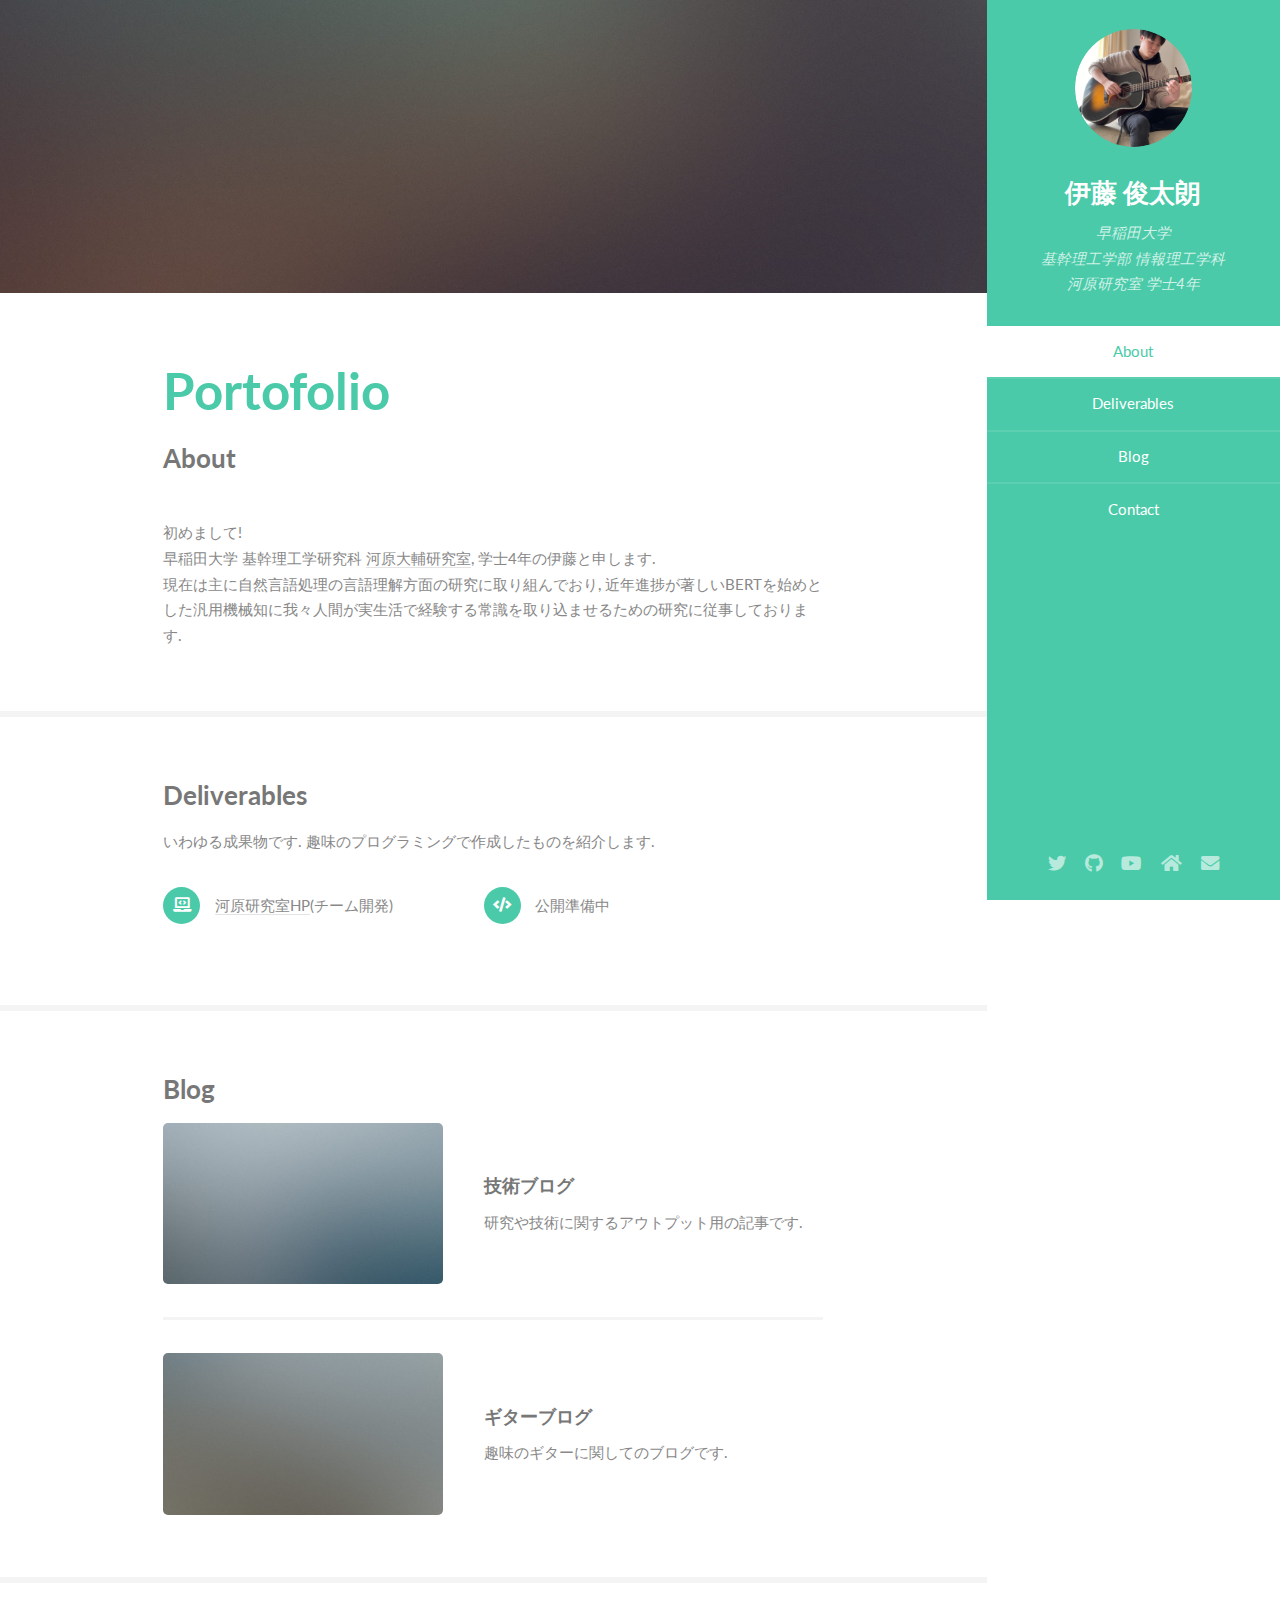
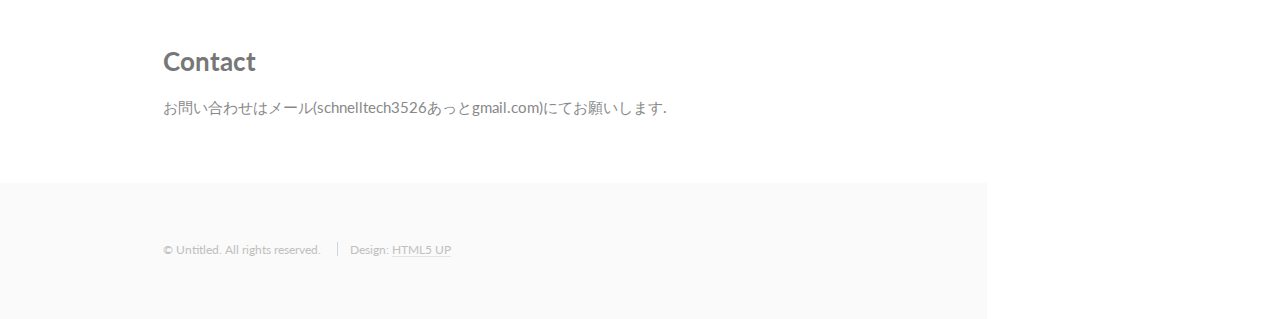
<file: index.html>
<!DOCTYPE HTML>
<!--
	Read Only by HTML5 UP
	html5up.net | @ajlkn
	Free for personal and commercial use under the CCA 3.0 license (html5up.net/license)
-->
<html lang="ja">

<head>
	<title>Shuntaro Ito</title>
	<meta charset="utf-8" />
	<meta name="viewport" content="width=device-width, initial-scale=1, user-scalable=no" />
	<link rel="stylesheet" href="assets/css/main.css" />
</head>

<body class="is-preload">

	<!-- Header -->
	<section id="header">
		<header>
			<span class="image avatar"><img src="./images/profile_pic.jpg" alt="" /></span>
			<h1 id="logo"><a href="#">伊藤 俊太朗</a></h1>
			<p>早稲田大学<br>基幹理工学部 情報理工学科<br>河原研究室 学士4年</p>
		</header>
		<nav id="nav">
			<ul>
				<li><a href="#about" class="active">About</a></li>
				<li><a href="#deliverables">Deliverables</a></li>
				<li><a href="#blog">Blog</a></li>
				<li><a href="#contact">Contact</a></li>
			</ul>
		</nav>
		<footer>
			<ul class="icons">
				<li><a href="https://twitter.com/schnell3526" class="icon brands fa-twitter"><span class="label">Twitter</span></a></li>
				<li><a href="https://github.com/schnell3526" class="icon brands fa-github"><span class="label">Github</span></a></li>
				<li><a href="https://www.youtube.com/channel/UCBIo0DJO2jk47wYJvqr4MyQ" class="icon brands fa-youtube"><span class="label">Youtube</span></a></li>
				<li><a href="https://schnell3526.github.io/my-webpage/" class="icon solid fa-home"><span class="label">Email</span></a></li>
				<li><a href="#contact" class="icon solid fa-envelope"><span class="label">Email</span></a></li>
			</ul>
		</footer>
	</section>

	<!-- Wrapper -->
	<div id="wrapper">

		<!-- Main -->
		<div id="main">

			<!-- About -->
			<section id="about">
				<div class="image main" data-position="center">
					<img src="images/banner.jpg" alt="" />
				</div>
				<div class="container">
					<header class="major">
						<h2>Portofolio</h2>
						<p>About</p>
					</header>
					<p>
						初めまして!<br>
						早稲田大学 基幹理工学研究科 <a href="http://nlp-waseda.jp/">河原大輔研究室</a>, 学士4年の伊藤と申します.<br>
						現在は主に自然言語処理の言語理解方面の研究に取り組んでおり, 近年進捗が著しいBERTを始めとした汎用機械知に我々人間が実生活で経験する常識を取り込ませるための研究に従事しております.
					</p>
				</div>
			</section>

			<!-- Deliverables -->
			<section id="deliverables">
				<div class="container">
					<h3>Deliverables</h3>
					<p>いわゆる成果物です. 趣味のプログラミングで作成したものを紹介します.</p>
					<!-- アイコンはここ(https://fontawesome.com/v6.0/icons?d=gallery&p=1&s=all&m=free)で探す -->
					<ul class="feature-icons">
						<li class="icon solid fa-laptop-code"><a href="http://nlp-waseda.jp/">河原研究室HP</a>(チーム開発)</li>
						<li class="icon solid fa-code">公開準備中</li>
					</ul>
				</div>
			</section>

			<!-- Blog -->
			<section id="blog">
				<div class="container">
					<h3>Blog</h3>
					<div class="features">
						<article>
							<a href="#" class="image"><img src="images/pic01.jpg" alt="" /></a>
							<div class="inner">
								<h4><a href="./blog/tech.html">技術ブログ</a></h4>
								<p>研究や技術に関するアウトプット用の記事です.</p>
							</div>
						</article>
						<article>
							<a href="#" class="image"><img src="images/pic02.jpg" alt="" /></a>
							<div class="inner">
								<h4>ギターブログ</h4>
								<p>趣味のギターに関してのブログです.</p>
							</div>
						</article>
					</div>
				</div>
			</section>

			<!-- Contact -->
			<section id="contact">
				<div class="container">
					<h3>Contact</h3>
					<p>お問い合わせはメール(schnelltech3526あっとgmail.com)にてお願いします.</p>
				</div>
			</section>
		</div>

		<!-- Footer -->
		<section id="footer">
			<div class="container">
				<ul class="copyright">
					<li>&copy; Untitled. All rights reserved.</li>
					<li>Design: <a href="http://html5up.net">HTML5 UP</a></li>
				</ul>
			</div>
		</section>

	</div>

	<!-- Scripts -->
	<script src="assets/js/jquery.min.js"></script>
	<script src="assets/js/jquery.scrollex.min.js"></script>
	<script src="assets/js/jquery.scrolly.min.js"></script>
	<script src="assets/js/browser.min.js"></script>
	<script src="assets/js/breakpoints.min.js"></script>
	<script src="assets/js/util.js"></script>
	<script src="assets/js/main.js"></script>

</body>

</html>
</file>
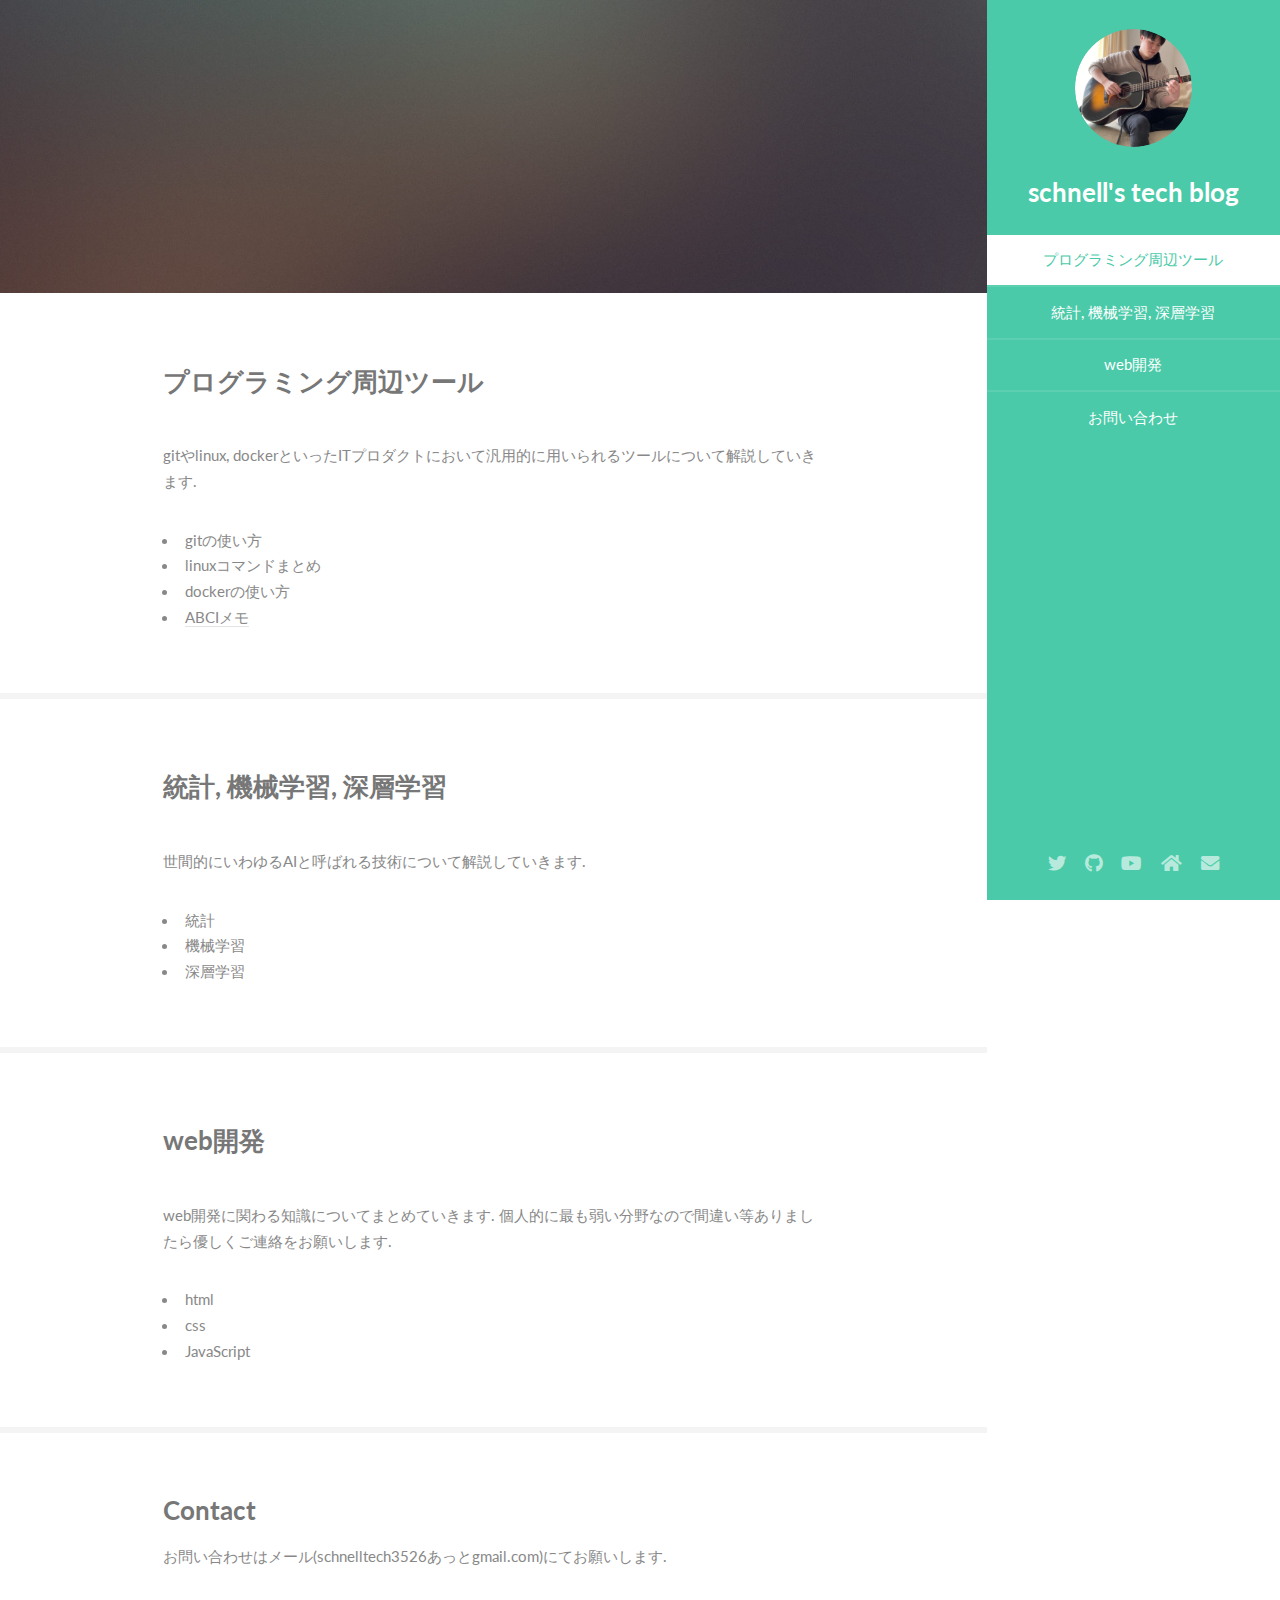
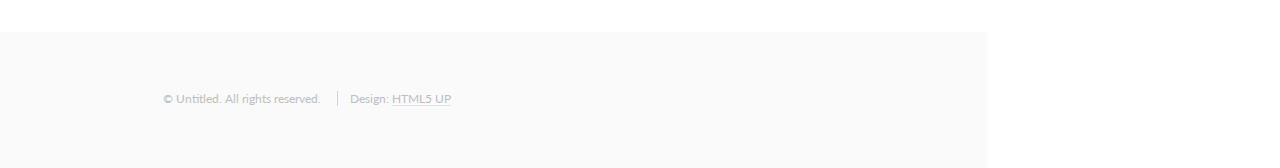
<file: blog/tech.html>
<!DOCTYPE html>

<html lang="ja">

<head>
    <title>
        技術ブログ
    </title>
    <meta charset="utf-8" />
    <meta name="viewport" content="width=device-width, initial-scale=1, user-scalable=no" />
    <link rel="stylesheet" href="../assets/css/main.css" />
</head>

<body class="is-preload">

    <!-- Header -->
    <section id="header">
        <header>
            <span class="image avatar"><img src="../images/profile_pic.jpg" alt="" /></span>
            <h1 id="logo"><a href="#">schnell's tech blog</a></h1>
        </header>
        <nav id="nav">
            <ul>
                <li><a href="#tool" class="active">プログラミング周辺ツール</a></li>
                <li><a href="#ml">統計, 機械学習, 深層学習</a></li>
                <li><a href="#web">web開発</a></li>
                <li><a href="#contact">お問い合わせ</a></li>
            </ul>
        </nav>
        <footer>
            <ul class="icons">
                <li><a href="https://twitter.com/schnell3526" class="icon brands fa-twitter"><span
                            class="label">Twitter</span></a></li>
                <li><a href="https://github.com/schnell3526" class="icon brands fa-github"><span
                            class="label">Github</span></a></li>
                <li><a href="https://www.youtube.com/channel/UCBIo0DJO2jk47wYJvqr4MyQ"
                        class="icon brands fa-youtube"><span class="label">Youtube</span></a></li>
                <li><a href="https://schnell3526.github.io/my-webpage/" class="icon solid fa-home"><span
                            class="label">Email</span></a></li>
                <li><a href="#contact" class="icon solid fa-envelope"><span class="label">Email</span></a></li>
            </ul>
        </footer>
    </section>

    <div id="wrapper">
        <div id="main">
            <!-- プログラミング周辺ツール -->
            <section id="tool">
                <div class="image main" data-position="center">
                    <img src="../images/banner.jpg" alt="" />
                </div>
                <div class="container">
                    <header class="major">
                        <h2></h2>
                        <p>プログラミング周辺ツール</p>
                    </header>
                    <p>
                        gitやlinux, dockerといったITプロダクトにおいて汎用的に用いられるツールについて解説していきます.
                    </p>
                    <ul>
                        <li>
                            gitの使い方
                        </li>
                        <li>
                            linuxコマンドまとめ
                        </li>
                        <li>
                            dockerの使い方
                        </li>
                        <li>
                            <a href="./tool/abci.html">ABCIメモ</a>
                        </li>
                    </ul>
                </div>
            </section>


            <!-- 統計, 機械学習, 深層学習 -->
            <section id="ml">
                <div class="container">
                    <header class="major">
                        <h2></h2>
                        <p>統計, 機械学習, 深層学習</p>
                    </header>
                    <p>
                        世間的にいわゆるAIと呼ばれる技術について解説していきます.
                    </p>
                    <ul>
                        <li>
                            統計
                        </li>
                        <li>
                            機械学習
                        </li>
                        <li>
                            深層学習
                        </li>
                    </ul>
                </div>
            </section>

            <!-- web開発 -->
            <section id="web">
                <div class="container">
                    <header class="major">
                        <h2></h2>
                        <p>web開発</p>
                    </header>
                    <p>
                        web開発に関わる知識についてまとめていきます. 個人的に最も弱い分野なので間違い等ありましたら優しくご連絡をお願いします.
                    </p>
                    <ul>
                        <li>
                            html
                        </li>
                        <li>
                            css
                        </li>
                        <li>
                            JavaScript
                        </li>
                    </ul>
                </div>
            </section>

            <!-- Contact -->
			<section id="contact">
				<div class="container">
					<h3>Contact</h3>
					<p>お問い合わせはメール(schnelltech3526あっとgmail.com)にてお願いします.</p>
				</div>
			</section>
        </div>



        <!-- Footer -->
        <section id="footer">
            <div class="container">
                <ul class="copyright">
                    <li>&copy; Untitled. All rights reserved.</li>
                    <li>Design: <a href="http://html5up.net">HTML5 UP</a></li>
                </ul>
            </div>
        </section>
    </div>


    <!-- Scripts -->
    <script src="../assets/js/jquery.min.js"></script>
    <script src="../assets/js/jquery.scrollex.min.js"></script>
    <script src="../assets/js/jquery.scrolly.min.js"></script>
    <script src="../assets/js/browser.min.js"></script>
    <script src="../assets/js/breakpoints.min.js"></script>
    <script src="../assets/js/util.js"></script>
    <script src="../assets/js/main.js"></script>
</body>

</html>
</file>
<file: assets/css/main.css>
@import url("fontawesome-all.min.css");
@import url("https://fonts.googleapis.com/css?family=Lato:400,400italic,700,700italic|Source+Code+Pro:400");

/*
	Read Only by HTML5 UP
	html5up.net | @ajlkn
	Free for personal and commercial use under the CCA 3.0 license (html5up.net/license)
*/

html, body, div, span, applet, object,
iframe, h1, h2, h3, h4, h5, h6, p, blockquote,
pre, a, abbr, acronym, address, big, cite,
code, del, dfn, em, img, ins, kbd, q, s, samp,
small, strike, strong, sub, sup, tt, var, b,
u, i, center, dl, dt, dd, ol, ul, li, fieldset,
form, label, legend, table, caption, tbody,
tfoot, thead, tr, th, td, article, aside,
canvas, details, embed, figure, figcaption,
footer, header, hgroup, menu, nav, output, ruby,
section, summary, time, mark, audio, video {
	margin: 0;
	padding: 0;
	border: 0;
	font-size: 100%;
	font: inherit;
	vertical-align: baseline;}

article, aside, details, figcaption, figure,
footer, header, hgroup, menu, nav, section {
	display: block;}

body {
	line-height: 1;
}

ol, ul {
	list-style: none;
}

blockquote, q {
	quotes: none;
}

	blockquote:before, blockquote:after, q:before, q:after {
		content: '';
		content: none;
	}

table {
	border-collapse: collapse;
	border-spacing: 0;
}

body {
	-webkit-text-size-adjust: none;
}

mark {
	background-color: transparent;
	color: inherit;
}

input::-moz-focus-inner {
	border: 0;
	padding: 0;
}

input, select, textarea {
	-moz-appearance: none;
	-webkit-appearance: none;
	-ms-appearance: none;
	appearance: none;
}

/* Basic */

	html {
		box-sizing: border-box;
	}

	*, *:before, *:after {
		box-sizing: inherit;
	}

	body {
		background: #fff;
	}

		body.is-preload *, body.is-preload *:before, body.is-preload *:after {
			-moz-animation: none !important;
			-webkit-animation: none !important;
			-ms-animation: none !important;
			animation: none !important;
			-moz-transition: none !important;
			-webkit-transition: none !important;
			-ms-transition: none !important;
			transition: none !important;
		}

	body, input, select, textarea {
		color: #888;
		font-family: "Lato", sans-serif;
		font-size: 16pt;
		font-weight: 400;
		line-height: 1.75em;
	}

	a {
		-moz-transition: color 0.2s ease-in-out, border-color 0.2s ease-in-out;
		-webkit-transition: color 0.2s ease-in-out, border-color 0.2s ease-in-out;
		-ms-transition: color 0.2s ease-in-out, border-color 0.2s ease-in-out;
		transition: color 0.2s ease-in-out, border-color 0.2s ease-in-out;
		border-bottom: solid 1px #e4e4e4;
		color: inherit;
		text-decoration: none;
	}

		a:hover {
			border-bottom-color: transparent;
			color: #4acaa8 !important;
		}

	strong, b {
		color: #777;
		font-weight: 700;
	}

	em, i {
		font-style: italic;
	}

	p {
		margin: 0 0 2.25em 0;
	}

	h1, h2, h3, h4, h5, h6 {
		color: #777;
		font-weight: 700;
		line-height: 1em;
		margin: 0 0 0.5625em 0;
	}

		h1 a, h2 a, h3 a, h4 a, h5 a, h6 a {
			border: 0;
			color: inherit;
			text-decoration: none;
		}

	h2 {
		font-size: 2em;
		line-height: 1.5em;
	}

	h3 {
		font-size: 1.75em;
		line-height: 1.5em;
	}

	h4 {
		font-size: 1.25em;
		line-height: 1.5em;
	}

	h5 {
		font-size: 0.9em;
		line-height: 1.5em;
	}

	h6 {
		font-size: 0.7em;
		line-height: 1.5em;
	}

	sub {
		font-size: 0.8em;
		position: relative;
		top: 0.5em;
	}

	sup {
		font-size: 0.8em;
		position: relative;
		top: -0.5em;
	}

	hr {
		border: 0;
		border-bottom: solid 2px #f4f4f4;
		margin: 2.25em 0;
	}

		hr.major {
			margin: 3.375em 0;
		}

	blockquote {
		border-left: solid 8px #e4e4e4;
		font-style: italic;
		margin: 0 0 2.25em 0;
		padding: 0.5em 0 0.5em 2em;
	}

	code {
		background: #555;
		border-radius: 5px;
		color: #fff;
		font-family: "Source Code Pro", monospace;
		font-size: 0.9em;
		margin: 0 0.25em;
		padding: 0.25em 0.65em;
	}

	pre {
		font-family: "Source Code Pro", monospace;
		font-size: 0.9em;
		margin: 0 0 2.25em 0;
	}

		pre code {
			-webkit-overflow-scrolling: touch;
			display: block;
			line-height: 1.5em;
			overflow-x: auto;
			padding: 1em 1.5em;
		}

	.align-left {
		text-align: left;
	}

	.align-center {
		text-align: center;
	}

	.align-right {
		text-align: right;
	}

/* Row */

	.row {
		display: flex;
		flex-wrap: wrap;
		box-sizing: border-box;
		align-items: stretch;
	}

		.row > * {
			box-sizing: border-box;
		}

		.row.gtr-uniform > * > :last-child {
			margin-bottom: 0;
		}

		.row.aln-left {
			justify-content: flex-start;
		}

		.row.aln-center {
			justify-content: center;
		}

		.row.aln-right {
			justify-content: flex-end;
		}

		.row.aln-top {
			align-items: flex-start;
		}

		.row.aln-middle {
			align-items: center;
		}

		.row.aln-bottom {
			align-items: flex-end;
		}

		.row > .imp {
			order: -1;
		}

		.row > .col-1 {
			width: 8.33333%;
		}

		.row > .off-1 {
			margin-left: 8.33333%;
		}

		.row > .col-2 {
			width: 16.66667%;
		}

		.row > .off-2 {
			margin-left: 16.66667%;
		}

		.row > .col-3 {
			width: 25%;
		}

		.row > .off-3 {
			margin-left: 25%;
		}

		.row > .col-4 {
			width: 33.33333%;
		}

		.row > .off-4 {
			margin-left: 33.33333%;
		}

		.row > .col-5 {
			width: 41.66667%;
		}

		.row > .off-5 {
			margin-left: 41.66667%;
		}

		.row > .col-6 {
			width: 50%;
		}

		.row > .off-6 {
			margin-left: 50%;
		}

		.row > .col-7 {
			width: 58.33333%;
		}

		.row > .off-7 {
			margin-left: 58.33333%;
		}

		.row > .col-8 {
			width: 66.66667%;
		}

		.row > .off-8 {
			margin-left: 66.66667%;
		}

		.row > .col-9 {
			width: 75%;
		}

		.row > .off-9 {
			margin-left: 75%;
		}

		.row > .col-10 {
			width: 83.33333%;
		}

		.row > .off-10 {
			margin-left: 83.33333%;
		}

		.row > .col-11 {
			width: 91.66667%;
		}

		.row > .off-11 {
			margin-left: 91.66667%;
		}

		.row > .col-12 {
			width: 100%;
		}

		.row > .off-12 {
			margin-left: 100%;
		}

		.row.gtr-0 {
			margin-top: 0;
			margin-left: 0em;
		}

			.row.gtr-0 > * {
				padding: 0 0 0 0em;
			}

			.row.gtr-0.gtr-uniform {
				margin-top: 0em;
			}

				.row.gtr-0.gtr-uniform > * {
					padding-top: 0em;
				}

		.row.gtr-25 {
			margin-top: 0;
			margin-left: -0.5em;
		}

			.row.gtr-25 > * {
				padding: 0 0 0 0.5em;
			}

			.row.gtr-25.gtr-uniform {
				margin-top: -0.5em;
			}

				.row.gtr-25.gtr-uniform > * {
					padding-top: 0.5em;
				}

		.row.gtr-50 {
			margin-top: 0;
			margin-left: -1em;
		}

			.row.gtr-50 > * {
				padding: 0 0 0 1em;
			}

			.row.gtr-50.gtr-uniform {
				margin-top: -1em;
			}

				.row.gtr-50.gtr-uniform > * {
					padding-top: 1em;
				}

		.row {
			margin-top: 0;
			margin-left: -2em;
		}

			.row > * {
				padding: 0 0 0 2em;
			}

			.row.gtr-uniform {
				margin-top: -2em;
			}

				.row.gtr-uniform > * {
					padding-top: 2em;
				}

		.row.gtr-150 {
			margin-top: 0;
			margin-left: -3em;
		}

			.row.gtr-150 > * {
				padding: 0 0 0 3em;
			}

			.row.gtr-150.gtr-uniform {
				margin-top: -3em;
			}

				.row.gtr-150.gtr-uniform > * {
					padding-top: 3em;
				}

		.row.gtr-200 {
			margin-top: 0;
			margin-left: -4em;
		}

			.row.gtr-200 > * {
				padding: 0 0 0 4em;
			}

			.row.gtr-200.gtr-uniform {
				margin-top: -4em;
			}

				.row.gtr-200.gtr-uniform > * {
					padding-top: 4em;
				}

		@media screen and (max-width: 1680px) {

			.row {
				display: flex;
				flex-wrap: wrap;
				box-sizing: border-box;
				align-items: stretch;
			}

				.row > * {
					box-sizing: border-box;
				}

				.row.gtr-uniform > * > :last-child {
					margin-bottom: 0;
				}

				.row.aln-left {
					justify-content: flex-start;
				}

				.row.aln-center {
					justify-content: center;
				}

				.row.aln-right {
					justify-content: flex-end;
				}

				.row.aln-top {
					align-items: flex-start;
				}

				.row.aln-middle {
					align-items: center;
				}

				.row.aln-bottom {
					align-items: flex-end;
				}

				.row > .imp-xlarge {
					order: -1;
				}

				.row > .col-1-xlarge {
					width: 8.33333%;
				}

				.row > .off-1-xlarge {
					margin-left: 8.33333%;
				}

				.row > .col-2-xlarge {
					width: 16.66667%;
				}

				.row > .off-2-xlarge {
					margin-left: 16.66667%;
				}

				.row > .col-3-xlarge {
					width: 25%;
				}

				.row > .off-3-xlarge {
					margin-left: 25%;
				}

				.row > .col-4-xlarge {
					width: 33.33333%;
				}

				.row > .off-4-xlarge {
					margin-left: 33.33333%;
				}

				.row > .col-5-xlarge {
					width: 41.66667%;
				}

				.row > .off-5-xlarge {
					margin-left: 41.66667%;
				}

				.row > .col-6-xlarge {
					width: 50%;
				}

				.row > .off-6-xlarge {
					margin-left: 50%;
				}

				.row > .col-7-xlarge {
					width: 58.33333%;
				}

				.row > .off-7-xlarge {
					margin-left: 58.33333%;
				}

				.row > .col-8-xlarge {
					width: 66.66667%;
				}

				.row > .off-8-xlarge {
					margin-left: 66.66667%;
				}

				.row > .col-9-xlarge {
					width: 75%;
				}

				.row > .off-9-xlarge {
					margin-left: 75%;
				}

				.row > .col-10-xlarge {
					width: 83.33333%;
				}

				.row > .off-10-xlarge {
					margin-left: 83.33333%;
				}

				.row > .col-11-xlarge {
					width: 91.66667%;
				}

				.row > .off-11-xlarge {
					margin-left: 91.66667%;
				}

				.row > .col-12-xlarge {
					width: 100%;
				}

				.row > .off-12-xlarge {
					margin-left: 100%;
				}

				.row.gtr-0 {
					margin-top: 0;
					margin-left: 0em;
				}

					.row.gtr-0 > * {
						padding: 0 0 0 0em;
					}

					.row.gtr-0.gtr-uniform {
						margin-top: 0em;
					}

						.row.gtr-0.gtr-uniform > * {
							padding-top: 0em;
						}

				.row.gtr-25 {
					margin-top: 0;
					margin-left: -0.5em;
				}

					.row.gtr-25 > * {
						padding: 0 0 0 0.5em;
					}

					.row.gtr-25.gtr-uniform {
						margin-top: -0.5em;
					}

						.row.gtr-25.gtr-uniform > * {
							padding-top: 0.5em;
						}

				.row.gtr-50 {
					margin-top: 0;
					margin-left: -1em;
				}

					.row.gtr-50 > * {
						padding: 0 0 0 1em;
					}

					.row.gtr-50.gtr-uniform {
						margin-top: -1em;
					}

						.row.gtr-50.gtr-uniform > * {
							padding-top: 1em;
						}

				.row {
					margin-top: 0;
					margin-left: -2em;
				}

					.row > * {
						padding: 0 0 0 2em;
					}

					.row.gtr-uniform {
						margin-top: -2em;
					}

						.row.gtr-uniform > * {
							padding-top: 2em;
						}

				.row.gtr-150 {
					margin-top: 0;
					margin-left: -3em;
				}

					.row.gtr-150 > * {
						padding: 0 0 0 3em;
					}

					.row.gtr-150.gtr-uniform {
						margin-top: -3em;
					}

						.row.gtr-150.gtr-uniform > * {
							padding-top: 3em;
						}

				.row.gtr-200 {
					margin-top: 0;
					margin-left: -4em;
				}

					.row.gtr-200 > * {
						padding: 0 0 0 4em;
					}

					.row.gtr-200.gtr-uniform {
						margin-top: -4em;
					}

						.row.gtr-200.gtr-uniform > * {
							padding-top: 4em;
						}

		}

		@media screen and (max-width: 1280px) {

			.row {
				display: flex;
				flex-wrap: wrap;
				box-sizing: border-box;
				align-items: stretch;
			}

				.row > * {
					box-sizing: border-box;
				}

				.row.gtr-uniform > * > :last-child {
					margin-bottom: 0;
				}

				.row.aln-left {
					justify-content: flex-start;
				}

				.row.aln-center {
					justify-content: center;
				}

				.row.aln-right {
					justify-content: flex-end;
				}

				.row.aln-top {
					align-items: flex-start;
				}

				.row.aln-middle {
					align-items: center;
				}

				.row.aln-bottom {
					align-items: flex-end;
				}

				.row > .imp-large {
					order: -1;
				}

				.row > .col-1-large {
					width: 8.33333%;
				}

				.row > .off-1-large {
					margin-left: 8.33333%;
				}

				.row > .col-2-large {
					width: 16.66667%;
				}

				.row > .off-2-large {
					margin-left: 16.66667%;
				}

				.row > .col-3-large {
					width: 25%;
				}

				.row > .off-3-large {
					margin-left: 25%;
				}

				.row > .col-4-large {
					width: 33.33333%;
				}

				.row > .off-4-large {
					margin-left: 33.33333%;
				}

				.row > .col-5-large {
					width: 41.66667%;
				}

				.row > .off-5-large {
					margin-left: 41.66667%;
				}

				.row > .col-6-large {
					width: 50%;
				}

				.row > .off-6-large {
					margin-left: 50%;
				}

				.row > .col-7-large {
					width: 58.33333%;
				}

				.row > .off-7-large {
					margin-left: 58.33333%;
				}

				.row > .col-8-large {
					width: 66.66667%;
				}

				.row > .off-8-large {
					margin-left: 66.66667%;
				}

				.row > .col-9-large {
					width: 75%;
				}

				.row > .off-9-large {
					margin-left: 75%;
				}

				.row > .col-10-large {
					width: 83.33333%;
				}

				.row > .off-10-large {
					margin-left: 83.33333%;
				}

				.row > .col-11-large {
					width: 91.66667%;
				}

				.row > .off-11-large {
					margin-left: 91.66667%;
				}

				.row > .col-12-large {
					width: 100%;
				}

				.row > .off-12-large {
					margin-left: 100%;
				}

				.row.gtr-0 {
					margin-top: 0;
					margin-left: 0em;
				}

					.row.gtr-0 > * {
						padding: 0 0 0 0em;
					}

					.row.gtr-0.gtr-uniform {
						margin-top: 0em;
					}

						.row.gtr-0.gtr-uniform > * {
							padding-top: 0em;
						}

				.row.gtr-25 {
					margin-top: 0;
					margin-left: -0.375em;
				}

					.row.gtr-25 > * {
						padding: 0 0 0 0.375em;
					}

					.row.gtr-25.gtr-uniform {
						margin-top: -0.375em;
					}

						.row.gtr-25.gtr-uniform > * {
							padding-top: 0.375em;
						}

				.row.gtr-50 {
					margin-top: 0;
					margin-left: -0.75em;
				}

					.row.gtr-50 > * {
						padding: 0 0 0 0.75em;
					}

					.row.gtr-50.gtr-uniform {
						margin-top: -0.75em;
					}

						.row.gtr-50.gtr-uniform > * {
							padding-top: 0.75em;
						}

				.row {
					margin-top: 0;
					margin-left: -1.5em;
				}

					.row > * {
						padding: 0 0 0 1.5em;
					}

					.row.gtr-uniform {
						margin-top: -1.5em;
					}

						.row.gtr-uniform > * {
							padding-top: 1.5em;
						}

				.row.gtr-150 {
					margin-top: 0;
					margin-left: -2.25em;
				}

					.row.gtr-150 > * {
						padding: 0 0 0 2.25em;
					}

					.row.gtr-150.gtr-uniform {
						margin-top: -2.25em;
					}

						.row.gtr-150.gtr-uniform > * {
							padding-top: 2.25em;
						}

				.row.gtr-200 {
					margin-top: 0;
					margin-left: -3em;
				}

					.row.gtr-200 > * {
						padding: 0 0 0 3em;
					}

					.row.gtr-200.gtr-uniform {
						margin-top: -3em;
					}

						.row.gtr-200.gtr-uniform > * {
							padding-top: 3em;
						}

		}

		@media screen and (max-width: 1024px) {

			.row {
				display: flex;
				flex-wrap: wrap;
				box-sizing: border-box;
				align-items: stretch;
			}

				.row > * {
					box-sizing: border-box;
				}

				.row.gtr-uniform > * > :last-child {
					margin-bottom: 0;
				}

				.row.aln-left {
					justify-content: flex-start;
				}

				.row.aln-center {
					justify-content: center;
				}

				.row.aln-right {
					justify-content: flex-end;
				}

				.row.aln-top {
					align-items: flex-start;
				}

				.row.aln-middle {
					align-items: center;
				}

				.row.aln-bottom {
					align-items: flex-end;
				}

				.row > .imp-medium {
					order: -1;
				}

				.row > .col-1-medium {
					width: 8.33333%;
				}

				.row > .off-1-medium {
					margin-left: 8.33333%;
				}

				.row > .col-2-medium {
					width: 16.66667%;
				}

				.row > .off-2-medium {
					margin-left: 16.66667%;
				}

				.row > .col-3-medium {
					width: 25%;
				}

				.row > .off-3-medium {
					margin-left: 25%;
				}

				.row > .col-4-medium {
					width: 33.33333%;
				}

				.row > .off-4-medium {
					margin-left: 33.33333%;
				}

				.row > .col-5-medium {
					width: 41.66667%;
				}

				.row > .off-5-medium {
					margin-left: 41.66667%;
				}

				.row > .col-6-medium {
					width: 50%;
				}

				.row > .off-6-medium {
					margin-left: 50%;
				}

				.row > .col-7-medium {
					width: 58.33333%;
				}

				.row > .off-7-medium {
					margin-left: 58.33333%;
				}

				.row > .col-8-medium {
					width: 66.66667%;
				}

				.row > .off-8-medium {
					margin-left: 66.66667%;
				}

				.row > .col-9-medium {
					width: 75%;
				}

				.row > .off-9-medium {
					margin-left: 75%;
				}

				.row > .col-10-medium {
					width: 83.33333%;
				}

				.row > .off-10-medium {
					margin-left: 83.33333%;
				}

				.row > .col-11-medium {
					width: 91.66667%;
				}

				.row > .off-11-medium {
					margin-left: 91.66667%;
				}

				.row > .col-12-medium {
					width: 100%;
				}

				.row > .off-12-medium {
					margin-left: 100%;
				}

				.row.gtr-0 {
					margin-top: 0;
					margin-left: 0em;
				}

					.row.gtr-0 > * {
						padding: 0 0 0 0em;
					}

					.row.gtr-0.gtr-uniform {
						margin-top: 0em;
					}

						.row.gtr-0.gtr-uniform > * {
							padding-top: 0em;
						}

				.row.gtr-25 {
					margin-top: 0;
					margin-left: -0.375em;
				}

					.row.gtr-25 > * {
						padding: 0 0 0 0.375em;
					}

					.row.gtr-25.gtr-uniform {
						margin-top: -0.375em;
					}

						.row.gtr-25.gtr-uniform > * {
							padding-top: 0.375em;
						}

				.row.gtr-50 {
					margin-top: 0;
					margin-left: -0.75em;
				}

					.row.gtr-50 > * {
						padding: 0 0 0 0.75em;
					}

					.row.gtr-50.gtr-uniform {
						margin-top: -0.75em;
					}

						.row.gtr-50.gtr-uniform > * {
							padding-top: 0.75em;
						}

				.row {
					margin-top: 0;
					margin-left: -1.5em;
				}

					.row > * {
						padding: 0 0 0 1.5em;
					}

					.row.gtr-uniform {
						margin-top: -1.5em;
					}

						.row.gtr-uniform > * {
							padding-top: 1.5em;
						}

				.row.gtr-150 {
					margin-top: 0;
					margin-left: -2.25em;
				}

					.row.gtr-150 > * {
						padding: 0 0 0 2.25em;
					}

					.row.gtr-150.gtr-uniform {
						margin-top: -2.25em;
					}

						.row.gtr-150.gtr-uniform > * {
							padding-top: 2.25em;
						}

				.row.gtr-200 {
					margin-top: 0;
					margin-left: -3em;
				}

					.row.gtr-200 > * {
						padding: 0 0 0 3em;
					}

					.row.gtr-200.gtr-uniform {
						margin-top: -3em;
					}

						.row.gtr-200.gtr-uniform > * {
							padding-top: 3em;
						}

		}

		@media screen and (max-width: 736px) {

			.row {
				display: flex;
				flex-wrap: wrap;
				box-sizing: border-box;
				align-items: stretch;
			}

				.row > * {
					box-sizing: border-box;
				}

				.row.gtr-uniform > * > :last-child {
					margin-bottom: 0;
				}

				.row.aln-left {
					justify-content: flex-start;
				}

				.row.aln-center {
					justify-content: center;
				}

				.row.aln-right {
					justify-content: flex-end;
				}

				.row.aln-top {
					align-items: flex-start;
				}

				.row.aln-middle {
					align-items: center;
				}

				.row.aln-bottom {
					align-items: flex-end;
				}

				.row > .imp-small {
					order: -1;
				}

				.row > .col-1-small {
					width: 8.33333%;
				}

				.row > .off-1-small {
					margin-left: 8.33333%;
				}

				.row > .col-2-small {
					width: 16.66667%;
				}

				.row > .off-2-small {
					margin-left: 16.66667%;
				}

				.row > .col-3-small {
					width: 25%;
				}

				.row > .off-3-small {
					margin-left: 25%;
				}

				.row > .col-4-small {
					width: 33.33333%;
				}

				.row > .off-4-small {
					margin-left: 33.33333%;
				}

				.row > .col-5-small {
					width: 41.66667%;
				}

				.row > .off-5-small {
					margin-left: 41.66667%;
				}

				.row > .col-6-small {
					width: 50%;
				}

				.row > .off-6-small {
					margin-left: 50%;
				}

				.row > .col-7-small {
					width: 58.33333%;
				}

				.row > .off-7-small {
					margin-left: 58.33333%;
				}

				.row > .col-8-small {
					width: 66.66667%;
				}

				.row > .off-8-small {
					margin-left: 66.66667%;
				}

				.row > .col-9-small {
					width: 75%;
				}

				.row > .off-9-small {
					margin-left: 75%;
				}

				.row > .col-10-small {
					width: 83.33333%;
				}

				.row > .off-10-small {
					margin-left: 83.33333%;
				}

				.row > .col-11-small {
					width: 91.66667%;
				}

				.row > .off-11-small {
					margin-left: 91.66667%;
				}

				.row > .col-12-small {
					width: 100%;
				}

				.row > .off-12-small {
					margin-left: 100%;
				}

				.row.gtr-0 {
					margin-top: 0;
					margin-left: 0em;
				}

					.row.gtr-0 > * {
						padding: 0 0 0 0em;
					}

					.row.gtr-0.gtr-uniform {
						margin-top: 0em;
					}

						.row.gtr-0.gtr-uniform > * {
							padding-top: 0em;
						}

				.row.gtr-25 {
					margin-top: 0;
					margin-left: -0.3125em;
				}

					.row.gtr-25 > * {
						padding: 0 0 0 0.3125em;
					}

					.row.gtr-25.gtr-uniform {
						margin-top: -0.3125em;
					}

						.row.gtr-25.gtr-uniform > * {
							padding-top: 0.3125em;
						}

				.row.gtr-50 {
					margin-top: 0;
					margin-left: -0.625em;
				}

					.row.gtr-50 > * {
						padding: 0 0 0 0.625em;
					}

					.row.gtr-50.gtr-uniform {
						margin-top: -0.625em;
					}

						.row.gtr-50.gtr-uniform > * {
							padding-top: 0.625em;
						}

				.row {
					margin-top: 0;
					margin-left: -1.25em;
				}

					.row > * {
						padding: 0 0 0 1.25em;
					}

					.row.gtr-uniform {
						margin-top: -1.25em;
					}

						.row.gtr-uniform > * {
							padding-top: 1.25em;
						}

				.row.gtr-150 {
					margin-top: 0;
					margin-left: -1.875em;
				}

					.row.gtr-150 > * {
						padding: 0 0 0 1.875em;
					}

					.row.gtr-150.gtr-uniform {
						margin-top: -1.875em;
					}

						.row.gtr-150.gtr-uniform > * {
							padding-top: 1.875em;
						}

				.row.gtr-200 {
					margin-top: 0;
					margin-left: -2.5em;
				}

					.row.gtr-200 > * {
						padding: 0 0 0 2.5em;
					}

					.row.gtr-200.gtr-uniform {
						margin-top: -2.5em;
					}

						.row.gtr-200.gtr-uniform > * {
							padding-top: 2.5em;
						}

		}

		@media screen and (max-width: 480px) {

			.row {
				display: flex;
				flex-wrap: wrap;
				box-sizing: border-box;
				align-items: stretch;
			}

				.row > * {
					box-sizing: border-box;
				}

				.row.gtr-uniform > * > :last-child {
					margin-bottom: 0;
				}

				.row.aln-left {
					justify-content: flex-start;
				}

				.row.aln-center {
					justify-content: center;
				}

				.row.aln-right {
					justify-content: flex-end;
				}

				.row.aln-top {
					align-items: flex-start;
				}

				.row.aln-middle {
					align-items: center;
				}

				.row.aln-bottom {
					align-items: flex-end;
				}

				.row > .imp-xsmall {
					order: -1;
				}

				.row > .col-1-xsmall {
					width: 8.33333%;
				}

				.row > .off-1-xsmall {
					margin-left: 8.33333%;
				}

				.row > .col-2-xsmall {
					width: 16.66667%;
				}

				.row > .off-2-xsmall {
					margin-left: 16.66667%;
				}

				.row > .col-3-xsmall {
					width: 25%;
				}

				.row > .off-3-xsmall {
					margin-left: 25%;
				}

				.row > .col-4-xsmall {
					width: 33.33333%;
				}

				.row > .off-4-xsmall {
					margin-left: 33.33333%;
				}

				.row > .col-5-xsmall {
					width: 41.66667%;
				}

				.row > .off-5-xsmall {
					margin-left: 41.66667%;
				}

				.row > .col-6-xsmall {
					width: 50%;
				}

				.row > .off-6-xsmall {
					margin-left: 50%;
				}

				.row > .col-7-xsmall {
					width: 58.33333%;
				}

				.row > .off-7-xsmall {
					margin-left: 58.33333%;
				}

				.row > .col-8-xsmall {
					width: 66.66667%;
				}

				.row > .off-8-xsmall {
					margin-left: 66.66667%;
				}

				.row > .col-9-xsmall {
					width: 75%;
				}

				.row > .off-9-xsmall {
					margin-left: 75%;
				}

				.row > .col-10-xsmall {
					width: 83.33333%;
				}

				.row > .off-10-xsmall {
					margin-left: 83.33333%;
				}

				.row > .col-11-xsmall {
					width: 91.66667%;
				}

				.row > .off-11-xsmall {
					margin-left: 91.66667%;
				}

				.row > .col-12-xsmall {
					width: 100%;
				}

				.row > .off-12-xsmall {
					margin-left: 100%;
				}

				.row.gtr-0 {
					margin-top: 0;
					margin-left: 0em;
				}

					.row.gtr-0 > * {
						padding: 0 0 0 0em;
					}

					.row.gtr-0.gtr-uniform {
						margin-top: 0em;
					}

						.row.gtr-0.gtr-uniform > * {
							padding-top: 0em;
						}

				.row.gtr-25 {
					margin-top: 0;
					margin-left: -0.3125em;
				}

					.row.gtr-25 > * {
						padding: 0 0 0 0.3125em;
					}

					.row.gtr-25.gtr-uniform {
						margin-top: -0.3125em;
					}

						.row.gtr-25.gtr-uniform > * {
							padding-top: 0.3125em;
						}

				.row.gtr-50 {
					margin-top: 0;
					margin-left: -0.625em;
				}

					.row.gtr-50 > * {
						padding: 0 0 0 0.625em;
					}

					.row.gtr-50.gtr-uniform {
						margin-top: -0.625em;
					}

						.row.gtr-50.gtr-uniform > * {
							padding-top: 0.625em;
						}

				.row {
					margin-top: 0;
					margin-left: -1.25em;
				}

					.row > * {
						padding: 0 0 0 1.25em;
					}

					.row.gtr-uniform {
						margin-top: -1.25em;
					}

						.row.gtr-uniform > * {
							padding-top: 1.25em;
						}

				.row.gtr-150 {
					margin-top: 0;
					margin-left: -1.875em;
				}

					.row.gtr-150 > * {
						padding: 0 0 0 1.875em;
					}

					.row.gtr-150.gtr-uniform {
						margin-top: -1.875em;
					}

						.row.gtr-150.gtr-uniform > * {
							padding-top: 1.875em;
						}

				.row.gtr-200 {
					margin-top: 0;
					margin-left: -2.5em;
				}

					.row.gtr-200 > * {
						padding: 0 0 0 2.5em;
					}

					.row.gtr-200.gtr-uniform {
						margin-top: -2.5em;
					}

						.row.gtr-200.gtr-uniform > * {
							padding-top: 2.5em;
						}

		}

/* Container */

	.container {
		margin: 0 auto;
		max-width: calc(100% - 4.5em);
		width: 45em;
	}

		.container.xsmall {
			width: 11.25em;
		}

		.container.small {
			width: 22.5em;
		}

		.container.medium {
			width: 33.75em;
		}

		.container.large {
			width: 56.25em;
		}

		.container.xlarge {
			width: 67.5em;
		}

		.container.max {
			width: 100%;
		}

		@media screen and (max-width: 1024px) {

			.container {
				width: 100% !important;
			}

		}

		@media screen and (max-width: 480px) {

			.container {
				max-width: calc(100% - 3.375em);
			}

		}

/* Section/Article */

	section.special, article.special {
		text-align: center;
	}

	header p {
		color: #aaa;
		position: relative;
		margin: 0 0 1.6875em 0;
	}

	header h2 + p {
		font-size: 1.25em;
		margin-top: -0.5em;
		line-height: 1.5em;
	}

	header h3 + p {
		font-size: 1.1em;
		margin-top: -0.35em;
		line-height: 1.5em;
	}

	header h4 + p,
	header h5 + p,
	header h6 + p {
		font-size: 0.9em;
		margin-top: -0.25em;
		line-height: 1.5em;
	}

	header.major h2 {
		color: #4acaa8;
		font-size: 3.5em;
	}

		header.major h2 + p {
			color: #777;
			font-size: 1.75em;
			font-weight: 700;
			margin-top: -0.75em;
		}
		

/* Form */

	form {
		margin: 0 0 2.25em 0;
	}

	label {
		color: #777;
		display: block;
		font-size: 0.9em;
		font-weight: 700;
		margin: 0 0 1.125em 0;
	}

	input::-moz-focus-inner {
		border: 0;
		padding: 0;
	}

	input[type="text"],
	input[type="password"],
	input[type="email"],
	select,
	textarea {
		-moz-appearance: none;
		-webkit-appearance: none;
		-ms-appearance: none;
		appearance: none;
		border-radius: 5px;
		border: none;
		border: solid 2px #e4e4e4;
		color: inherit;
		display: block;
		outline: 0;
		padding: 0 1em;
		text-decoration: none;
		width: 100%;
	}

		input[type="text"]:invalid,
		input[type="password"]:invalid,
		input[type="email"]:invalid,
		select:invalid,
		textarea:invalid {
			box-shadow: none;
		}

		input[type="text"]:focus,
		input[type="password"]:focus,
		input[type="email"]:focus,
		select:focus,
		textarea:focus {
			border-color: #4acaa8;
		}

	select {
		background-image: url("data:image/svg+xml;charset=utf8,%3Csvg xmlns='http://www.w3.org/2000/svg' width='40' height='40' preserveAspectRatio='none' viewBox='0 0 40 40'%3E%3Cpath d='M9.4,12.3l10.4,10.4l10.4-10.4c0.2-0.2,0.5-0.4,0.9-0.4c0.3,0,0.6,0.1,0.9,0.4l3.3,3.3c0.2,0.2,0.4,0.5,0.4,0.9 c0,0.4-0.1,0.6-0.4,0.9L20.7,31.9c-0.2,0.2-0.5,0.4-0.9,0.4c-0.3,0-0.6-0.1-0.9-0.4L4.3,17.3c-0.2-0.2-0.4-0.5-0.4-0.9 c0-0.4,0.1-0.6,0.4-0.9l3.3-3.3c0.2-0.2,0.5-0.4,0.9-0.4S9.1,12.1,9.4,12.3z' fill='%23e4e4e4' /%3E%3C/svg%3E");
		background-size: 1.25em;
		background-repeat: no-repeat;
		background-position: calc(100% - 1em) center;
		height: 2.75em;
		padding-right: 2.75em;
		text-overflow: ellipsis;
	}

		select option {
			color: #777;
			background: #fff;
		}

		select:focus::-ms-value {
			background-color: transparent;
		}

		select::-ms-expand {
			display: none;
		}

	input[type="text"],
	input[type="password"],
	input[type="email"],
	select {
		height: 2.75em;
	}

	textarea {
		padding: 0.75em 1em;
	}

	input[type="checkbox"],
	input[type="radio"] {
		-moz-appearance: none;
		-webkit-appearance: none;
		-ms-appearance: none;
		appearance: none;
		display: block;
		float: left;
		margin-right: -2em;
		opacity: 0;
		width: 1em;
		z-index: -1;
	}

		input[type="checkbox"] + label,
		input[type="radio"] + label {
			text-decoration: none;
			color: #888;
			cursor: pointer;
			display: inline-block;
			font-size: 1em;
			font-weight: 400;
			padding-left: 2.4em;
			padding-right: 0.75em;
			position: relative;
		}

			input[type="checkbox"] + label:before,
			input[type="radio"] + label:before {
				-moz-osx-font-smoothing: grayscale;
				-webkit-font-smoothing: antialiased;
				display: inline-block;
				font-style: normal;
				font-variant: normal;
				text-rendering: auto;
				line-height: 1;
				text-transform: none !important;
				font-family: 'Font Awesome 5 Free';
				font-weight: 900;
			}

			input[type="checkbox"] + label:before,
			input[type="radio"] + label:before {
				background: #fafafa;
				border-radius: 5px;
				border: solid 2px #e4e4e4;
				content: '';
				display: inline-block;
				font-size: 0.8em;
				height: 2.0625em;
				left: 0;
				line-height: 2.0625em;
				position: absolute;
				text-align: center;
				top: 0;
				width: 2.0625em;
			}

		input[type="checkbox"]:checked + label:before,
		input[type="radio"]:checked + label:before {
			background: #989898;
			border-color: #989898;
			color: #ffffff;
			content: '\f00c';
		}

		input[type="checkbox"]:focus + label:before,
		input[type="radio"]:focus + label:before {
			border-color: #4acaa8;
		}

	input[type="checkbox"] + label:before {
		border-radius: 5px;
	}

	input[type="radio"] + label:before {
		border-radius: 100%;
	}

	::-webkit-input-placeholder {
		color: #aaa !important;
		font-style: italic;
		opacity: 1.0;
	}

	:-moz-placeholder {
		color: #aaa !important;
		font-style: italic;
		opacity: 1.0;
	}

	::-moz-placeholder {
		color: #aaa !important;
		font-style: italic;
		opacity: 1.0;
	}

	:-ms-input-placeholder {
		color: #aaa !important;
		font-style: italic;
		opacity: 1.0;
	}

/* Box */

	.box {
		border-radius: 5px;
		border: solid 2px #e4e4e4;
		margin-bottom: 2.25em;
		padding: 1.5em;
	}

		.box > :last-child,
		.box > :last-child > :last-child,
		.box > :last-child > :last-child > :last-child {
			margin-bottom: 0;
		}

		.box.alt {
			border: 0;
			border-radius: 0;
			padding: 0;
		}

/* Icon */

	.icon {
		text-decoration: none;
		border-bottom: none;
		position: relative;
	}

		.icon:before {
			-moz-osx-font-smoothing: grayscale;
			-webkit-font-smoothing: antialiased;
			display: inline-block;
			font-style: normal;
			font-variant: normal;
			text-rendering: auto;
			line-height: 1;
			text-transform: none !important;
			font-family: 'Font Awesome 5 Free';
			font-weight: 400;
		}

		.icon > .label {
			display: none;
		}

		.icon:before {
			line-height: inherit;
		}

		.icon.solid:before {
			font-weight: 900;
		}

		.icon.brands:before {
			font-family: 'Font Awesome 5 Brands';
		}

/* Image */

	.image {
		border-radius: 5px;
		border: 0;
		display: inline-block;
		position: relative;
	}

		.image[data-position] img {
			-moz-object-fit: cover;
			-webkit-object-fit: cover;
			-ms-object-fit: cover;
			object-fit: cover;
			display: block;
			position: absolute;
			top: 0;
			left: 0;
			width: 100%;
			height: 100%;
		}

		.image[data-position="top left"] img {
			-moz-object-position: top left;
			-webkit-object-position: top left;
			-ms-object-position: top left;
			object-position: top left;
		}

		.image[data-position="top"] img {
			-moz-object-position: top;
			-webkit-object-position: top;
			-ms-object-position: top;
			object-position: top;
		}

		.image[data-position="top right"] img {
			-moz-object-position: top right;
			-webkit-object-position: top right;
			-ms-object-position: top right;
			object-position: top right;
		}

		.image[data-position="right"] img {
			-moz-object-position: right;
			-webkit-object-position: right;
			-ms-object-position: right;
			object-position: right;
		}

		.image[data-position="bottom right"] img {
			-moz-object-position: bottom right;
			-webkit-object-position: bottom right;
			-ms-object-position: bottom right;
			object-position: bottom right;
		}

		.image[data-position="bottom"] img {
			-moz-object-position: bottom;
			-webkit-object-position: bottom;
			-ms-object-position: bottom;
			object-position: bottom;
		}

		.image[data-position="bottom left"] img {
			-moz-object-position: bottom left;
			-webkit-object-position: bottom left;
			-ms-object-position: bottom left;
			object-position: bottom left;
		}

		.image[data-position="left"] img {
			-moz-object-position: left;
			-webkit-object-position: left;
			-ms-object-position: left;
			object-position: left;
		}

		.image[data-position="center"] img {
			-moz-object-position: center;
			-webkit-object-position: center;
			-ms-object-position: center;
			object-position: center;
		}

		.image[data-position="25% 25%"] img {
			-moz-object-position: 25% 25%;
			-webkit-object-position: 25% 25%;
			-ms-object-position: 25% 25%;
			object-position: 25% 25%;
		}

		.image[data-position="75% 25%"] img {
			-moz-object-position: 75% 25%;
			-webkit-object-position: 75% 25%;
			-ms-object-position: 75% 25%;
			object-position: 75% 25%;
		}

		.image[data-position="75% 75%"] img {
			-moz-object-position: 75% 75%;
			-webkit-object-position: 75% 75%;
			-ms-object-position: 75% 75%;
			object-position: 75% 75%;
		}

		.image[data-position="25% 75%"] img {
			-moz-object-position: 25% 75%;
			-webkit-object-position: 25% 75%;
			-ms-object-position: 25% 75%;
			object-position: 25% 75%;
		}

		.image img {
			border-radius: 5px;
			display: block;
		}

		.image.left {
			float: left;
			margin: 0 2.5em 2em 0;
			top: 0.25em;
		}

		.image.right {
			float: right;
			margin: 0 0 2em 2.5em;
			top: 0.25em;
		}

		.image.fit {
			display: block;
			margin: 0 0 2.25em 0;
			width: 100%;
		}

			.image.fit img {
				display: block;
				width: 100%;
			}

		.image.avatar {
			border-radius: 100%;
			overflow: hidden;
		}

			.image.avatar img {
				border-radius: 100%;
				display: block;
				width: 100%;
			}

		.image.main {
			display: block;
			height: 20em;
			border-radius: 0;
		}

			.image.main img {
				border-radius: 0;
			}

/* List */

	ol {
		list-style: decimal;
		margin: 0 0 2.25em 0;
		padding-left: 1.25em;
	}

		ol li {
			padding-left: 0.25em;
		}

	ul {
		list-style: disc;
		margin: 0 0 2.25em 0;
		padding-left: 1em;
	}

		ul li {
			padding-left: 0.5em;
		}

		ul.alt {
			list-style: none;
			padding-left: 0;
		}

			ul.alt li {
				border-top: solid 2px #f4f4f4;
				padding: 0.5em 0;
			}

				ul.alt li:first-child {
					border-top: 0;
					padding-top: 0;
				}

	dl {
		margin: 0 0 2.25em 0;
	}

/* Actions */

	ul.actions {
		display: -moz-flex;
		display: -webkit-flex;
		display: -ms-flex;
		display: flex;
		cursor: default;
		list-style: none;
		margin-left: -1.125em;
		padding-left: 0;
	}

		ul.actions li {
			padding: 0 0 0 1.125em;
			vertical-align: middle;
		}

		ul.actions.special {
			-moz-justify-content: center;
			-webkit-justify-content: center;
			-ms-justify-content: center;
			justify-content: center;
			width: 100%;
			margin-left: 0;
		}

			ul.actions.special li:first-child {
				padding-left: 0;
			}

		ul.actions.stacked {
			-moz-flex-direction: column;
			-webkit-flex-direction: column;
			-ms-flex-direction: column;
			flex-direction: column;
			margin-left: 0;
		}

			ul.actions.stacked li {
				padding: 1.125em 0 0 0;
			}

				ul.actions.stacked li:first-child {
					padding-top: 0;
				}

		ul.actions.fit {
			width: calc(100% + 1.125em);
		}

			ul.actions.fit li {
				-moz-flex-grow: 1;
				-webkit-flex-grow: 1;
				-ms-flex-grow: 1;
				flex-grow: 1;
				-moz-flex-shrink: 1;
				-webkit-flex-shrink: 1;
				-ms-flex-shrink: 1;
				flex-shrink: 1;
				width: 100%;
			}

				ul.actions.fit li > * {
					width: 100%;
				}

			ul.actions.fit.stacked {
				width: 100%;
			}

		@media screen and (max-width: 480px) {

			ul.actions:not(.fixed) {
				-moz-flex-direction: column;
				-webkit-flex-direction: column;
				-ms-flex-direction: column;
				flex-direction: column;
				margin-left: 0;
				width: 100% !important;
			}

				ul.actions:not(.fixed) li {
					-moz-flex-grow: 1;
					-webkit-flex-grow: 1;
					-ms-flex-grow: 1;
					flex-grow: 1;
					-moz-flex-shrink: 1;
					-webkit-flex-shrink: 1;
					-ms-flex-shrink: 1;
					flex-shrink: 1;
					padding: 1.125em 0 0 0;
					text-align: center;
					width: 100%;
				}

					ul.actions:not(.fixed) li > * {
						width: 100%;
					}

					ul.actions:not(.fixed) li:first-child {
						padding-top: 0;
					}

					ul.actions:not(.fixed) li input[type="submit"],
					ul.actions:not(.fixed) li input[type="reset"],
					ul.actions:not(.fixed) li input[type="button"],
					ul.actions:not(.fixed) li button,
					ul.actions:not(.fixed) li .button {
						width: 100%;
					}

						ul.actions:not(.fixed) li input[type="submit"].icon:before,
						ul.actions:not(.fixed) li input[type="reset"].icon:before,
						ul.actions:not(.fixed) li input[type="button"].icon:before,
						ul.actions:not(.fixed) li button.icon:before,
						ul.actions:not(.fixed) li .button.icon:before {
							margin-left: -0.5rem;
						}

		}

/* Feature Icons */

	ul.feature-icons {
		list-style: none;
		padding-left: 0;
	}

		ul.feature-icons li {
			text-decoration: none;
			display: inline-block;
			margin: 0 0 1.6875em 0;
			padding: 0.35em 0 0 3.5em;
			position: relative;
			vertical-align: top;
			width: 48%;
		}

			ul.feature-icons li:before {
				-moz-osx-font-smoothing: grayscale;
				-webkit-font-smoothing: antialiased;
				display: inline-block;
				font-style: normal;
				font-variant: normal;
				text-rendering: auto;
				line-height: 1;
				text-transform: none !important;
				font-family: 'Font Awesome 5 Free';
				font-weight: 400;
			}

			ul.feature-icons li:before {
				background: #4acaa8;
				border-radius: 100%;
				color: #ffffff;
				display: block;
				height: 2.5em;
				left: 0;
				line-height: 2.5em;
				position: absolute;
				text-align: center;
				top: 0;
				width: 2.5em;
			}

/* Icons */

	ul.icons {
		cursor: default;
		list-style: none;
		padding-left: 0;
	}

		ul.icons li {
			display: inline-block;
			padding: 0 1em 0 0;
		}

			ul.icons li:last-child {
				padding-right: 0 !important;
			}

			ul.icons li .icon:before {
				font-size: 1.25em;
			}

/* Table */

	.table-wrapper {
		-webkit-overflow-scrolling: touch;
		overflow-x: auto;
	}

	table {
		margin: 0 0 2.25em 0;
		width: 100%;
	}

		table tbody tr {
			border: solid 2px #f4f4f4;
			border-left: 0;
			border-right: 0;
		}

			table tbody tr:nth-child(2n + 1) {
				background-color: #fafafa;
			}

		table td {
			padding: 0.75em 0.75em;
		}

		table th {
			color: #777;
			font-size: 0.9em;
			font-weight: 700;
			padding: 0 0.75em 0.75em 0.75em;
			text-align: left;
		}

		table thead {
			border-bottom: solid 4px #e4e4e4;
		}

		table tfoot {
			border-top: solid 4px #e4e4e4;
		}

		table.alt {
			border-collapse: separate;
		}

			table.alt tbody tr td {
				border: solid 2px #e4e4e4;
				border-left-width: 0;
				border-top-width: 0;
			}

				table.alt tbody tr td:first-child {
					border-left-width: 2px;
				}

			table.alt tbody tr:first-child td {
				border-top-width: 2px;
			}

			table.alt thead {
				border-bottom: 0;
			}

			table.alt tfoot {
				border-top: 0;
			}

/* Button */

	input[type="submit"],
	input[type="reset"],
	input[type="button"],
	.button {
		-moz-appearance: none;
		-webkit-appearance: none;
		-ms-appearance: none;
		appearance: none;
		-moz-transition: background-color 0.2s ease-in-out, color 0.2s ease-in-out;
		-webkit-transition: background-color 0.2s ease-in-out, color 0.2s ease-in-out;
		-ms-transition: background-color 0.2s ease-in-out, color 0.2s ease-in-out;
		transition: background-color 0.2s ease-in-out, color 0.2s ease-in-out;
		background-color: #989898;
		border-radius: 5px;
		border: 0;
		color: #ffffff !important;
		cursor: pointer;
		display: inline-block;
		font-weight: 700;
		height: 2.75em;
		line-height: 2.75em;
		padding: 0 1.5em;
		text-align: center;
		text-decoration: none;
		white-space: nowrap;
	}

		input[type="submit"]:hover,
		input[type="reset"]:hover,
		input[type="button"]:hover,
		.button:hover {
			background-color: #a5a5a5;
			color: #ffffff !important;
		}

		input[type="submit"]:active,
		input[type="reset"]:active,
		input[type="button"]:active,
		.button:active {
			background-color: #8b8b8b;
		}

		input[type="submit"].icon,
		input[type="reset"].icon,
		input[type="button"].icon,
		.button.icon {
			padding-left: 1.35em;
		}

			input[type="submit"].icon:before,
			input[type="reset"].icon:before,
			input[type="button"].icon:before,
			.button.icon:before {
				margin-right: 0.5em;
			}

		input[type="submit"].fit,
		input[type="reset"].fit,
		input[type="button"].fit,
		.button.fit {
			width: 100%;
		}

		input[type="submit"].small,
		input[type="reset"].small,
		input[type="button"].small,
		.button.small {
			font-size: 0.8em;
		}

		input[type="submit"].large,
		input[type="reset"].large,
		input[type="button"].large,
		.button.large {
			font-size: 1.35em;
		}

		input[type="submit"].alt,
		input[type="reset"].alt,
		input[type="button"].alt,
		.button.alt {
			background-color: transparent;
			box-shadow: inset 0 0 0 2px #e4e4e4;
			color: #777 !important;
		}

			input[type="submit"].alt:hover,
			input[type="reset"].alt:hover,
			input[type="button"].alt:hover,
			.button.alt:hover {
				background-color: #f4f4f4;
				color: #777 !important;
			}

			input[type="submit"].alt:active,
			input[type="reset"].alt:active,
			input[type="button"].alt:active,
			.button.alt:active {
				background-color: #eaeaea;
			}

			input[type="submit"].alt.icon:before,
			input[type="reset"].alt.icon:before,
			input[type="button"].alt.icon:before,
			.button.alt.icon:before {
				color: #aaa;
			}

		input[type="submit"].primary,
		input[type="reset"].primary,
		input[type="button"].primary,
		.button.primary {
			background-color: #4acaa8;
			color: #ffffff !important;
		}

			input[type="submit"].primary:hover,
			input[type="reset"].primary:hover,
			input[type="button"].primary:hover,
			.button.primary:hover {
				background-color: #5ed0b1;
			}

			input[type="submit"].primary:active,
			input[type="reset"].primary:active,
			input[type="button"].primary:active,
			.button.primary:active {
				background-color: #39c29d;
			}

		input[type="submit"].disabled, input[type="submit"]:disabled,
		input[type="reset"].disabled,
		input[type="reset"]:disabled,
		input[type="button"].disabled,
		input[type="button"]:disabled,
		.button.disabled,
		.button:disabled {
			background-color: #888 !important;
			box-shadow: inset 0 -0.15em 0 0 rgba(0, 0, 0, 0.15);
			color: #fff !important;
			cursor: default;
			opacity: 0.25;
		}

/* Features */

	.features article {
		border-top: solid 3px #f4f4f4;
		margin-bottom: 2.25em;
		padding-top: 2.25em;
	}

		.features article:first-child {
			border-top: 0;
			padding-top: 0;
		}

		.features article .image {
			display: inline-block;
			padding-right: 2.5em;
			vertical-align: middle;
			width: 48%;
		}

			.features article .image img {
				display: block;
				width: 100%;
			}

		.features article .inner {
			display: inline-block;
			vertical-align: middle;
			width: 50%;
		}

			.features article .inner > :last-child {
				margin-bottom: 0;
			}

/* Header */

	#header {
		display: -moz-flex;
		display: -webkit-flex;
		display: -ms-flex;
		display: flex;
		-moz-flex-direction: column;
		-webkit-flex-direction: column;
		-ms-flex-direction: column;
		flex-direction: column;
		-moz-justify-content: space-between;
		-webkit-justify-content: space-between;
		-ms-justify-content: space-between;
		justify-content: space-between;
		background: #4acaa8;
		color: #d2f2e9;
		height: 100%;
		overflow-y: auto;
		position: fixed;
		text-align: center;
		top: 0;
		width: 23em;
		right: 0;
	}

		#header h1, #header h2, #header h3, #header h4, #header h5, #header h6 {
			color: #ffffff;
		}

			#header h1 a, #header h2 a, #header h3 a, #header h4 a, #header h5 a, #header h6 a {
				color: #ffffff;
			}

		#header header p {
			color: #b7eadc;
		}

		#header a {
			color: #d2f2e9;
		}

			#header a:hover {
				color: #ffffff !important;
			}

		#header > header {
			-moz-flex-shrink: 0;
			-webkit-flex-shrink: 0;
			-ms-flex-shrink: 0;
			flex-shrink: 0;
			padding: 3em;
		}

			#header > header .avatar {
				display: block;
				margin: 0 auto 2.25em auto;
				width: 8em;
			}

			#header > header h1 {
				font-size: 1.75em;
				margin: 0;
			}

			#header > header p {
				color: #d2f2e9;
				font-style: italic;
				margin: 1em 0 0 0;
			}

		#header > footer {
			-moz-flex-shrink: 0;
			-webkit-flex-shrink: 0;
			-ms-flex-shrink: 0;
			flex-shrink: 0;
			bottom: 0;
			left: 0;
			padding: 2em;
			width: 100%;
		}

			#header > footer .icons {
				margin: 0;
			}

				#header > footer .icons li a {
					color: #b7eadc;
				}

		#header > nav {
			-moz-flex-grow: 1;
			-webkit-flex-grow: 1;
			-ms-flex-grow: 1;
			flex-grow: 1;
		}

			#header > nav ul {
				list-style: none;
				margin: 0;
				padding: 0;
			}

				#header > nav ul li {
					border-top: solid 2px #5ccfb1;
					display: block;
					padding: 0;
				}

					#header > nav ul li a {
						-moz-transition: none;
						-webkit-transition: none;
						-ms-transition: none;
						transition: none;
						border: 0;
						color: #ffffff !important;
						display: block;
						padding: 0.85em 0;
						text-decoration: none;
					}

						#header > nav ul li a.active {
							background: #fff;
							color: #4acaa8 !important;
						}

					#header > nav ul li:first-child {
						border-top: 0;
					}

/* Wrapper */

	#wrapper {
		background: #fff;
		padding-right: 23em;
	}

/* Main */

	#main > section {
		border-top: solid 6px #f4f4f4;
	}

		#main > section > .container {
			padding: 6em 0 4em 0;
		}

		#main > section:first-child {
			border-top: 0;
		}

/* Footer */

	#footer {
		background: #fafafa;
		border-top: 0;
		color: #c0c0c0;
		overflow: hidden;
		padding: 4em 0 2em 0;
	}

		#footer .copyright {
			line-height: 1em;
			list-style: none;
			padding: 0;
		}

			#footer .copyright li {
				border-left: solid 1px #d4d4d4;
				display: inline-block;
				font-size: 0.8em;
				margin-left: 1em;
				padding-left: 1em;
			}

				#footer .copyright li:first-child {
					border-left: 0;
					margin-left: 0;
					padding-left: 0;
				}

				#footer .copyright li a {
					color: inherit;
				}

/* XLarge */

	@media screen and (max-width: 1680px) {

		/* Basic */

			body, input, select, textarea {
				font-size: 13pt;
			}

		/* Header */

			#header {
				width: 21em;
			}

				#header > header {
					padding: 2em;
				}

				#header > footer {
					padding: 1.5em;
				}

		/* Wrapper */

			#wrapper {
				padding-right: 21em;
			}

		/* Main */

			#main > section > .container {
				padding: 4em 0 2em 0;
			}

	}

/* Large */

	@media screen and (max-width: 1280px) {

		/* Basic */

			body, input, select, textarea {
				font-size: 11pt;
			}

		/* Header */

			#header {
				width: 20em;
			}

		/* Wrapper */

			#wrapper {
				padding-right: 20em;
			}

	}

/* Medium */

	#titleBar {
		display: none;
	}

	@media screen and (max-width: 1024px) {

		/* Basic */

			html, body {
				overflow-x: hidden;
			}

			body, input, select, textarea {
				font-size: 12pt;
			}

		/* Image */

			.image.left, .image.right {
				max-width: 40%;
			}

				.image.left img, .image.right img {
					width: 100%;
				}

			.image.main {
				height: 20em;
			}

		/* Header */

			#header {
				-moz-backface-visibility: hidden;
				-webkit-backface-visibility: hidden;
				-ms-backface-visibility: hidden;
				backface-visibility: hidden;
				-moz-transition: -moz-transform 0.5s ease;
				-webkit-transition: -webkit-transform 0.5s ease;
				-ms-transition: -ms-transform 0.5s ease;
				transition: transform 0.5s ease;
				display: block;
				height: 100%;
				overflow-y: auto;
				position: fixed;
				top: 0;
				width: 23em;
				z-index: 10002;
				-moz-transform: translateX(23em);
				-webkit-transform: translateX(23em);
				-ms-transform: translateX(23em);
				transform: translateX(23em);
				right: 0;
			}

				#header > footer {
					bottom: auto;
					left: auto;
					margin: 0.5em 0 0 0;
					position: relative;
					right: auto;
					top: auto;
				}

		/* Wrapper */

			#wrapper {
				-moz-backface-visibility: hidden;
				-webkit-backface-visibility: hidden;
				-ms-backface-visibility: hidden;
				backface-visibility: hidden;
				-moz-transition: -moz-transform 0.5s ease;
				-webkit-transition: -webkit-transform 0.5s ease;
				-ms-transition: -ms-transform 0.5s ease;
				transition: transform 0.5s ease;
				padding: 44px 0 1px 0;
			}

		/* Header Panel */

			#titleBar {
				-moz-backface-visibility: hidden;
				-webkit-backface-visibility: hidden;
				-ms-backface-visibility: hidden;
				backface-visibility: hidden;
				-moz-transition: -moz-transform 0.5s ease;
				-webkit-transition: -webkit-transform 0.5s ease;
				-ms-transition: -ms-transform 0.5s ease;
				transition: transform 0.5s ease;
				display: block;
				height: 44px;
				left: 0;
				position: fixed;
				top: 0;
				width: 100%;
				z-index: 10001;
				background: #222;
				color: #fff;
				min-width: 320px;
			}

				#titleBar .title {
					color: #fff;
					display: block;
					font-weight: 700;
					height: 44px;
					line-height: 44px;
					padding: 0 1em;
					width: 100%;
					text-align: left;
				}

					#titleBar .title a {
						border: 0;
						text-decoration: none;
					}

				#titleBar .toggle {
					text-decoration: none;
					height: 4em;
					position: absolute;
					top: 0;
					width: 6em;
					border: 0;
					outline: 0;
					right: 0;
				}

					#titleBar .toggle:before {
						-moz-osx-font-smoothing: grayscale;
						-webkit-font-smoothing: antialiased;
						display: inline-block;
						font-style: normal;
						font-variant: normal;
						text-rendering: auto;
						line-height: 1;
						text-transform: none !important;
						font-family: 'Font Awesome 5 Free';
						font-weight: 900;
					}

					#titleBar .toggle:before {
						background: #4acaa8;
						color: #ffffff;
						content: '\f0c9';
						display: block;
						font-size: 18px;
						height: 44px;
						line-height: 44px;
						position: absolute;
						text-align: center;
						top: 0;
						width: 64px;
						right: 0;
					}

			body.header-visible #wrapper, body.header-visible #titleBar {
				-moz-transform: translateX(-23em);
				-webkit-transform: translateX(-23em);
				-ms-transform: translateX(-23em);
				transform: translateX(-23em);
			}

			body.header-visible #header {
				-moz-transform: translateX(0);
				-webkit-transform: translateX(0);
				-ms-transform: translateX(0);
				transform: translateX(0);
			}

	}

/* Small */

	@media screen and (max-width: 736px) {

		/* Basic */

			body, input, select, textarea {
				font-size: 12pt;
			}

			h1 br, h2 br, h3 br, h4 br, h5 br, h6 br {
				display: none;
			}

			h2 {
				font-size: 1.75em;
			}

			h3 {
				font-size: 1.5em;
			}

			h4 {
				font-size: 1em;
			}

		/* Image */

			.image.left {
				margin: 0 1.5em 1em 0;
			}

			.image.right {
				margin: 0 0 1em 1.5em;
			}

			.image.main {
				height: 12em;
			}

		/* Section/Article */

			header br {
				display: none;
			}

			header.major h2 {
				font-size: 2.5em;
			}

				header.major h2 + p {
					font-size: 1.5em;
				}

		/* Features */

			.features article .image {
				display: block;
				margin: 0 0 2.25em 0;
				padding-right: 0;
				width: 100%;
			}

			.features article .inner {
				display: block;
				width: 100%;
			}

		/* Header */

			#header {
				width: 17em;
				-moz-transform: translateX(17em);
				-webkit-transform: translateX(17em);
				-ms-transform: translateX(17em);
				transform: translateX(17em);
				right: 0;
			}

				#header > header {
					padding: 2em;
				}

					#header > header .avatar {
						margin: 0 auto 1.6875em auto;
						width: 6em;
					}

					#header > header h1 {
						font-size: 1.5em;
					}

					#header > header p {
						margin: 1em 0 0 0;
					}

				#header > footer {
					padding: 1.5em;
				}

		/* Main */

			#main > section > .container {
				padding: 2em 0 0 0;
			}

		/* Footer */

			#footer {
				text-align: center;
			}

				#footer .copyright li {
					border-left: 0;
					display: block;
					line-height: 1.75em;
					margin: 0.75em 0 0 0;
					padding-left: 0;
				}

					#footer .copyright li:first-child {
						margin-top: 0;
					}

		/* Header Panel */

			#titleBar .toggle {
				height: 4em;
				width: 6em;
			}

				#titleBar .toggle:before {
					font-size: 14px;
					width: 44px;
				}

			body.header-visible #wrapper, body.header-visible #titleBar {
				-moz-transform: translateX(-17em);
				-webkit-transform: translateX(-17em);
				-ms-transform: translateX(-17em);
				transform: translateX(-17em);
			}

	}

/* XSmall */

	@media screen and (max-width: 480px) {

		/* Basic */

			html, body {
				min-width: 320px;
			}

			body, input, select, textarea {
				font-size: 12pt;
			}

		/* List */

			ul.actions {
				margin: 0 0 2.25em 0;
			}

				ul.actions li {
					display: block;
					padding: 1.125em 0 0 0;
					text-align: center;
					width: 100%;
				}

					ul.actions li:first-child {
						padding-top: 0;
					}

					ul.actions li > * {
						width: 100%;
						margin: 0 !important;
					}

						ul.actions li > *.icon:before {
							margin-left: -2em;
						}

				ul.actions.small li {
					padding: 0.5625em 0 0 0;
				}

					ul.actions.small li:first-child {
						padding-top: 0;
					}

			ul.feature-icons li {
				display: block;
				width: 100%;
			}

		/* Button */

			input[type="submit"],
			input[type="reset"],
			input[type="button"],
			.button {
				padding: 0;
			}

	}
</file>
